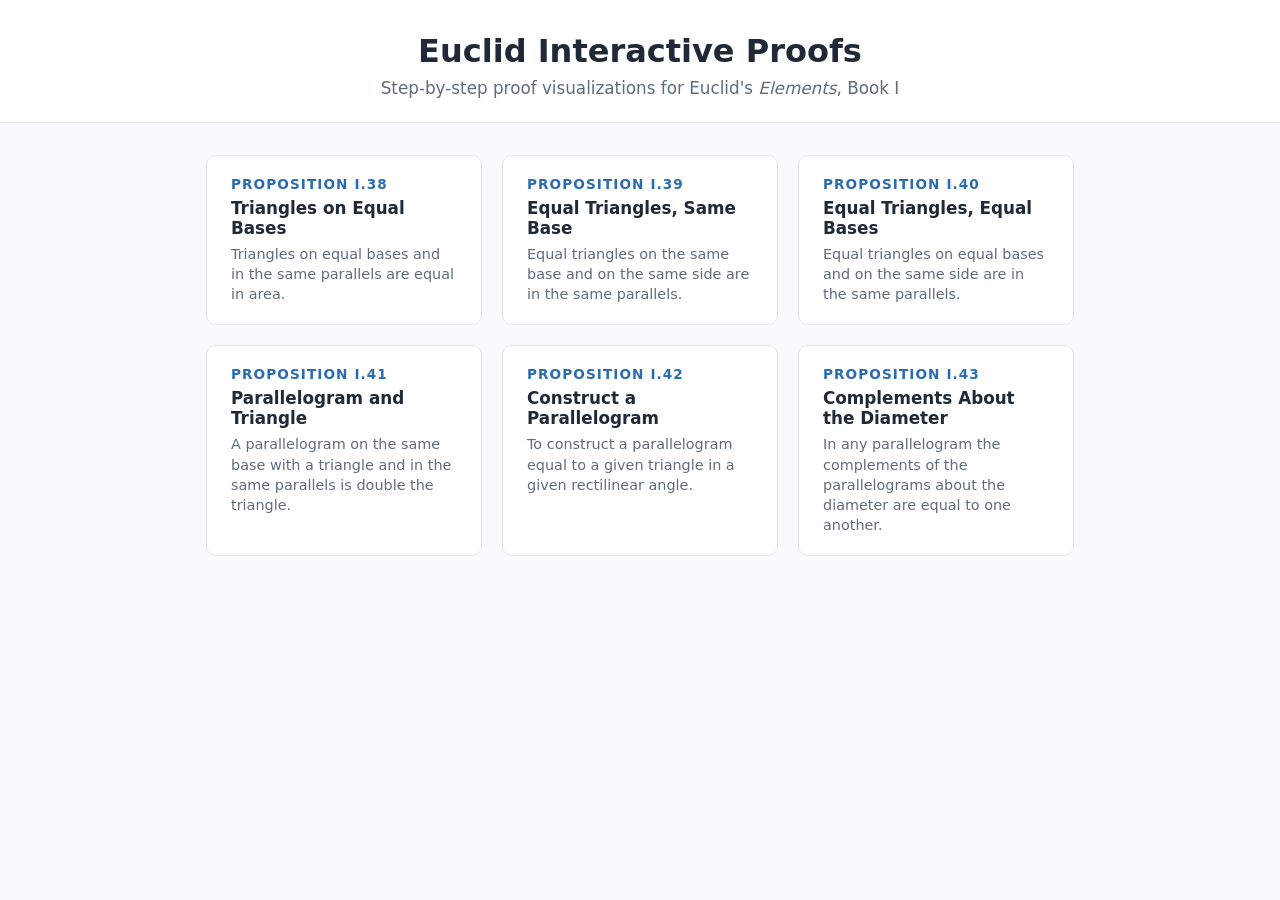
<file: index.html>
<!doctype html>
<html lang="en">
<head>
  <meta charset="utf-8" />
  <meta name="viewport" content="width=device-width, initial-scale=1" />
  <title>Euclid Interactive Proofs</title>
  <style>
    :root {
      --ink: #1f2937; --muted: #606b7d; --accent: #2b6cb0;
      --bg: #f9fafb; --board-bg: #fff; --border: #e5e7eb;
    }
    @media (prefers-color-scheme: dark) {
      :root {
        --ink: #f3f4f6; --muted: #9ca3af; --accent: #60a5fa;
        --bg: #111827; --board-bg: #1f2937; --border: #374151;
      }
    }
    * { box-sizing: border-box; }
    body {
      font-family: system-ui, Segoe UI, Roboto, Arial, sans-serif;
      margin: 0; background: var(--bg); color: var(--ink);
    }
    header {
      padding: 2rem 1.5rem 1.5rem;
      background: var(--board-bg);
      border-bottom: 1px solid var(--border);
      text-align: center;
    }
    header h1 { margin: 0; font-size: 2rem; }
    header p { margin: .5rem 0 0; color: var(--muted); font-size: 1.05rem; }
    main {
      max-width: 900px;
      margin: 2rem auto;
      padding: 0 1rem;
    }
    .grid {
      display: grid;
      grid-template-columns: repeat(auto-fill, minmax(260px, 1fr));
      gap: 1.25rem;
    }
    .card {
      display: block;
      background: var(--board-bg);
      border: 1px solid var(--border);
      border-radius: 10px;
      padding: 1.25rem 1.5rem;
      text-decoration: none;
      color: inherit;
      transition: transform .15s, box-shadow .15s;
    }
    .card:hover, .card:focus {
      transform: translateY(-3px);
      box-shadow: 0 6px 16px rgba(0,0,0,.12);
      outline: none;
    }
    .card:focus-visible { outline: 2px solid var(--accent); outline-offset: 3px; }
    .card-num {
      font-size: .85rem;
      font-weight: 700;
      text-transform: uppercase;
      letter-spacing: .08em;
      color: var(--accent);
      margin-bottom: .35rem;
    }
    .card-title { font-size: 1.05rem; font-weight: 700; margin: 0 0 .4rem; }
    .card-sub { font-size: .9rem; color: var(--muted); margin: 0; line-height: 1.4; }
  </style>
</head>
<body>
  <header>
    <h1>Euclid Interactive Proofs</h1>
    <p>Step-by-step proof visualizations for Euclid's <em>Elements</em>, Book I</p>
  </header>
  <main>
    <nav class="grid" aria-label="Available propositions">
      <a class="card" href="engine.html?lesson=I38">
        <div class="card-num">Proposition I.38</div>
        <p class="card-title">Triangles on Equal Bases</p>
        <p class="card-sub">Triangles on equal bases and in the same parallels are equal in area.</p>
      </a>
      <a class="card" href="engine.html?lesson=I39">
        <div class="card-num">Proposition I.39</div>
        <p class="card-title">Equal Triangles, Same Base</p>
        <p class="card-sub">Equal triangles on the same base and on the same side are in the same parallels.</p>
      </a>
      <a class="card" href="engine.html?lesson=I40">
        <div class="card-num">Proposition I.40</div>
        <p class="card-title">Equal Triangles, Equal Bases</p>
        <p class="card-sub">Equal triangles on equal bases and on the same side are in the same parallels.</p>
      </a>
      <a class="card" href="engine.html?lesson=I41">
        <div class="card-num">Proposition I.41</div>
        <p class="card-title">Parallelogram and Triangle</p>
        <p class="card-sub">A parallelogram on the same base with a triangle and in the same parallels is double the triangle.</p>
      </a>
      <a class="card" href="engine.html?lesson=I42">
        <div class="card-num">Proposition I.42</div>
        <p class="card-title">Construct a Parallelogram</p>
        <p class="card-sub">To construct a parallelogram equal to a given triangle in a given rectilinear angle.</p>
      </a>
      <a class="card" href="engine.html?lesson=I43">
        <div class="card-num">Proposition I.43</div>
        <p class="card-title">Complements About the Diameter</p>
        <p class="card-sub">In any parallelogram the complements of the parallelograms about the diameter are equal to one another.</p>
      </a>
    </nav>
  </main>
</body>
</html>
</file>
